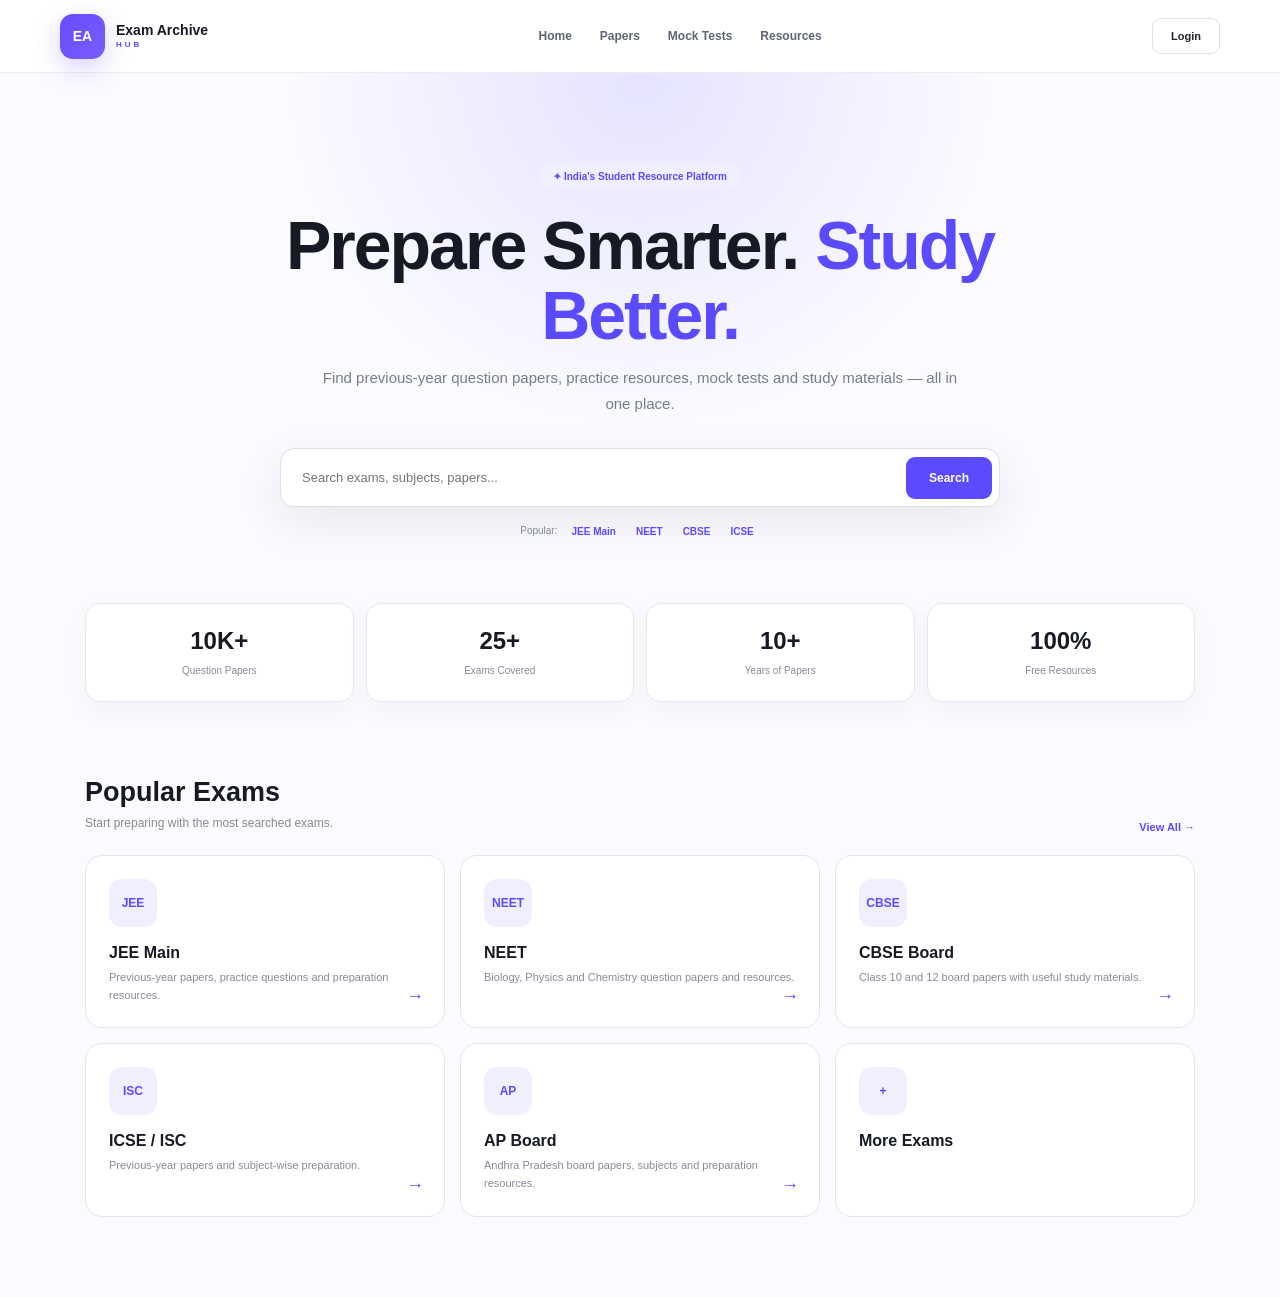
<file: index.html>
<!DOCTYPE html>
<html lang="en">

<head>
    <meta name="google-site-verification" content="b-Mt7wByHfL-9PL7nBBIQsdSTkQSHeLb0uR0fRbL0ZA" />
    <meta charset="UTF-8">

    <meta name="viewport"
          content="width=device-width, initial-scale=1.0">

    <meta name="description"
          content="Exam Archive Hub - Find previous year question papers, mock tests, study resources and exam preparation materials.">

    <title>Exam Archive Hub | Question Papers & Exam Preparation</title>

    <link rel="stylesheet" href="Style.css">

    <style>

        * {
            box-sizing: border-box;
        }

        html {
            scroll-behavior: smooth;
        }

        body {
            margin: 0;
            background: #fafaff;
            color: #171a25;
            font-family: Arial, Helvetica, sans-serif;
        }


        /* =========================
           NAVBAR
        ========================= */

        .navbar {
            position: sticky;
            top: 0;
            z-index: 1000;
            background: rgba(255,255,255,.96);
            backdrop-filter: blur(12px);
            border-bottom: 1px solid #ececf2;
        }

        .nav-container {
            max-width: 1200px;
            margin: auto;
            min-height: 72px;
            padding: 0 20px;

            display: flex;
            align-items: center;
            justify-content: space-between;
            gap: 25px;
        }

        .logo {
            text-decoration: none;
            display: flex;
            align-items: center;
            gap: 11px;
            color: #171a25;
        }

        .logo-icon {
            width: 45px;
            height: 45px;
            border-radius: 13px;

            display: flex;
            align-items: center;
            justify-content: center;

            background: linear-gradient(
                135deg,
                #654cff,
                #7b5cff
            );

            color: white;
            font-size: 14px;
            font-weight: 900;

            box-shadow:
                0 8px 25px rgba(91,75,255,.25);
        }

        .logo-name {
            display: block;
            font-size: 14px;
            font-weight: 800;
        }

        .logo-sub {
            display: block;
            color: #5b4bff;
            font-size: 8px;
            font-weight: 900;
            letter-spacing: 3px;
            margin-top: 2px;
        }

        .nav-links {
            display: flex;
            align-items: center;
            gap: 28px;
        }

        .nav-links a {
            text-decoration: none;
            color: #606572;
            font-size: 12px;
            font-weight: 600;
            transition: .2s;
        }

        .nav-links a:hover {
            color: #5b4bff;
        }

        .login-btn {
            border: 1px solid #dedfe7;
            background: white;
            color: #20232d;
            padding: 11px 18px;
            border-radius: 9px;
            font-size: 11px;
            font-weight: 700;
            cursor: pointer;
        }

        .login-btn:hover {
            border-color: #5b4bff;
            color: #5b4bff;
        }


        /* =========================
           HERO
        ========================= */

        .hero {
            position: relative;
            overflow: hidden;
            padding: 90px 20px 80px;
            text-align: center;

            background:
                radial-gradient(
                    circle at 50% 0%,
                    rgba(91,75,255,.13),
                    transparent 42%
                );
        }

        .hero-badge {
            display: inline-flex;
            align-items: center;
            gap: 7px;

            padding: 8px 13px;
            border-radius: 30px;

            background: #f0efff;
            color: #5b4bff;

            font-size: 10px;
            font-weight: 800;
        }

        .hero h1 {
            max-width: 850px;
            margin: 20px auto 15px;

            font-size: clamp(38px, 7vw, 68px);
            line-height: 1.03;
            letter-spacing: -2px;
        }

        .hero h1 span {
            color: #5b4bff;
        }

        .hero-description {
            max-width: 650px;
            margin: auto;

            color: #777d89;
            font-size: 15px;
            line-height: 1.7;
        }


        /* =========================
           HERO SEARCH
        ========================= */

        .hero-search {
            max-width: 720px;
            margin: 32px auto 0;

            display: flex;
            align-items: center;
            gap: 8px;

            padding: 7px;

            background: white;
            border: 1px solid #dedfe7;
            border-radius: 14px;

            box-shadow:
                0 15px 45px rgba(20,25,50,.08);
        }

        .hero-search input {
            flex: 1;
            min-width: 0;

            border: none;
            outline: none;

            padding: 14px;

            font-size: 13px;
            color: #252936;
        }

        .hero-search button {
            border: none;

            padding: 14px 23px;
            border-radius: 9px;

            background: #5b4bff;
            color: white;

            font-size: 12px;
            font-weight: 800;

            cursor: pointer;
        }

        .hero-search button:hover {
            opacity: .9;
        }


        /* =========================
           QUICK LINKS
        ========================= */

        .quick-links {
            margin-top: 18px;

            display: flex;
            justify-content: center;
            flex-wrap: wrap;
            gap: 8px;
        }

        .quick-links span {
            color: #858a96;
            font-size: 10px;
        }

        .quick-links button {
            border: none;
            background: transparent;
            color: #5b4bff;
            font-size: 10px;
            font-weight: 700;
            cursor: pointer;
        }


        /* =========================
           MAIN CONTAINER
        ========================= */

        .home-container {
            max-width: 1150px;
            margin: auto;
            padding: 0 20px 80px;
        }


        /* =========================
           STATS
        ========================= */

        .stats {
            display: grid;
            grid-template-columns: repeat(4, 1fr);
            gap: 12px;

            margin-top: -15px;
            position: relative;
            z-index: 2;
        }

        .stat-card {
            background: white;
            border: 1px solid #e7e7ed;
            border-radius: 15px;

            padding: 23px 18px;
            text-align: center;

            box-shadow:
                0 8px 25px rgba(20,25,50,.04);
        }

        .stat-card strong {
            display: block;
            color: #171a25;
            font-size: 24px;
            margin-bottom: 5px;
        }

        .stat-card span {
            color: #858a96;
            font-size: 10px;
        }


        /* =========================
           SECTION
        ========================= */

        .home-section {
            margin-top: 75px;
        }

        .section-heading {
            display: flex;
            align-items: end;
            justify-content: space-between;
            gap: 20px;

            margin-bottom: 22px;
        }

        .section-heading h2 {
            margin: 0;
            font-size: 27px;
        }

        .section-heading p {
            margin: 6px 0 0;
            color: #858a96;
            font-size: 12px;
        }

        .view-all {
            color: #5b4bff;
            text-decoration: none;
            font-size: 11px;
            font-weight: 800;
        }


        /* =========================
           EXAM CARDS
        ========================= */

        .exam-grid {
            display: grid;
            grid-template-columns: repeat(3, 1fr);
            gap: 15px;
        }

        .exam-card {
            position: relative;
            overflow: hidden;

            background: white;
            border: 1px solid #e5e6ec;
            border-radius: 17px;

            padding: 23px;

            cursor: pointer;
            transition: .25s;
        }

        .exam-card:hover {
            transform: translateY(-4px);

            box-shadow:
                0 15px 35px rgba(20,25,50,.08);
        }

        .exam-icon {
            width: 48px;
            height: 48px;
            border-radius: 13px;

            display: flex;
            align-items: center;
            justify-content: center;

            background: #f0efff;
            color: #5b4bff;

            font-size: 12px;
            font-weight: 900;

            margin-bottom: 17px;
        }

        .exam-card h3 {
            margin: 0 0 7px;
            font-size: 16px;
        }

        .exam-card p {
            margin: 0;
            color: #858a96;
            font-size: 11px;
            line-height: 1.6;
        }

        .exam-arrow {
            position: absolute;
            right: 20px;
            bottom: 20px;

            color: #5b4bff;
            font-size: 18px;
        }


        /* =========================
           FEATURES
        ========================= */

        .feature-grid {
            display: grid;
            grid-template-columns: repeat(3, 1fr);
            gap: 15px;
        }

        .feature-card {
            background: white;
            border: 1px solid #e5e6ec;
            border-radius: 16px;
            padding: 24px;
        }

        .feature-icon {
            font-size: 25px;
            margin-bottom: 15px;
        }

        .feature-card h3 {
            margin: 0 0 7px;
            font-size: 15px;
        }

        .feature-card p {
            margin: 0;
            color: #858a96;
            font-size: 11px;
            line-height: 1.7;
        }


        /* =========================
           CTA
        ========================= */

        .cta {
            margin-top: 75px;

            padding: 50px 25px;
            border-radius: 22px;

            text-align: center;

            background:
                linear-gradient(
                    135deg,
                    #17132e,
                    #30265e
                );

            color: white;
        }

        .cta h2 {
            margin: 0 0 10px;
            font-size: 30px;
        }

        .cta p {
            max-width: 550px;
            margin: 0 auto 25px;

            color: #c9c6d9;
            font-size: 12px;
            line-height: 1.7;
        }

        .cta button {
            border: none;
            background: white;
            color: #4032b9;

            padding: 13px 22px;
            border-radius: 9px;

            font-size: 11px;
            font-weight: 800;

            cursor: pointer;
        }


        /* =========================
           FOOTER
        ========================= */

        footer {
            background: #11121a;
            color: white;
            padding: 50px 20px 25px;
        }

        .footer-container {
            max-width: 1150px;
            margin: auto;
        }

        .footer-grid {
            display: grid;
            grid-template-columns: 2fr 1fr 1fr 1fr;
            gap: 40px;
        }

        .footer-brand p {
            max-width: 330px;
            color: #898c98;
            font-size: 11px;
            line-height: 1.7;
        }

        .footer-column h4 {
            margin: 0 0 15px;
            font-size: 12px;
        }

        .footer-column a {
            display: block;
            margin-bottom: 10px;

            color: #898c98;
            text-decoration: none;
            font-size: 10px;
        }

        .footer-column a:hover {
            color: white;
        }

        .footer-bottom {
            border-top: 1px solid #292b35;
            margin-top: 40px;
            padding-top: 20px;

            display: flex;
            justify-content: space-between;

            color: #70737e;
            font-size: 9px;
        }


        /* =========================
           MOBILE
        ========================= */

        @media(max-width: 800px) {

            .nav-links {
                display: none;
            }

            .stats {
                grid-template-columns: 1fr 1fr;
            }

            .exam-grid {
                grid-template-columns: 1fr 1fr;
            }

            .feature-grid {
                grid-template-columns: 1fr;
            }

            .footer-grid {
                grid-template-columns: 1fr 1fr;
            }

        }


        @media(max-width: 520px) {

            .hero {
                padding-top: 65px;
            }

            .hero h1 {
                letter-spacing: -1px;
            }

            .hero-search {
                flex-direction: column;
                align-items: stretch;
            }

            .hero-search button {
                width: 100%;
            }

            .stats {
                grid-template-columns: 1fr 1fr;
            }

            .exam-grid {
                grid-template-columns: 1fr;
            }

            .section-heading {
                align-items: flex-start;
                flex-direction: column;
            }

            .footer-grid {
                grid-template-columns: 1fr;
            }

            .footer-bottom {
                flex-direction: column;
                gap: 8px;
            }

        }

    </style>

</head>


<body>


<!-- =========================
     NAVBAR
========================= -->

<header class="navbar">

    <div class="nav-container">


        <a href="Index.html" class="logo">

            <div class="logo-icon">
                EA
            </div>

            <div>

                <span class="logo-name">
                    Exam Archive
                </span>

                <span class="logo-sub">
                    HUB
                </span>

            </div>

        </a>


        <nav class="nav-links">

            <a href="Index.html">
                Home
            </a>

            <a href="Papers.html">
                Papers
            </a>

            <a href="#">
                Mock Tests
            </a>

            <a href="#">
                Resources
            </a>

        </nav>


        <div>

            <button
                class="login-btn"
                onclick="loginComingSoon()">

                Login

            </button>

        </div>


    </div>

</header>



<!-- =========================
     HERO
========================= -->

<section class="hero">


    <div class="hero-badge">

        ✦ India's Student Resource Platform

    </div>


    <h1>

        Prepare Smarter.
        <span>Study Better.</span>

    </h1>


    <p class="hero-description">

        Find previous-year question papers,
        practice resources, mock tests and
        study materials — all in one place.

    </p>



    <div class="hero-search">

        <input
            type="text"
            id="homeSearch"
            placeholder="Search exams, subjects, papers..."
            onkeydown="searchOnEnter(event)"
        >


        <button onclick="searchPapers()">

            Search

        </button>

    </div>



    <div class="quick-links">

        <span>Popular:</span>

        <button onclick="quickSearch('JEE Main')">
            JEE Main
        </button>

        <button onclick="quickSearch('NEET')">
            NEET
        </button>

        <button onclick="quickSearch('CBSE')">
            CBSE
        </button>

        <button onclick="quickSearch('ICSE')">
            ICSE
        </button>

    </div>


</section>



<!-- =========================
     MAIN
========================= -->

<main class="home-container">


    <!-- STATS -->

    <section class="stats">


        <div class="stat-card">

            <strong>10K+</strong>

            <span>
                Question Papers
            </span>

        </div>


        <div class="stat-card">

            <strong>25+</strong>

            <span>
                Exams Covered
            </span>

        </div>


        <div class="stat-card">

            <strong>10+</strong>

            <span>
                Years of Papers
            </span>

        </div>


        <div class="stat-card">

            <strong>100%</strong>

            <span>
                Free Resources
            </span>

        </div>


    </section>



    <!-- POPULAR EXAMS -->

    <section class="home-section">


        <div class="section-heading">

            <div>

                <h2>
                    Popular Exams
                </h2>

                <p>
                    Start preparing with the most searched exams.
                </p>

            </div>


            <a
                href="Papers.html"
                class="view-all">

                View All →

            </a>

        </div>



        <div class="exam-grid">


            <div
                class="exam-card"
                onclick="openExam('JEE Main')">

                <div class="exam-icon">
                    JEE
                </div>

                <h3>
                    JEE Main
                </h3>

                <p>
                    Previous-year papers,
                    practice questions and
                    preparation resources.
                </p>

                <div class="exam-arrow">
                    →
                </div>

            </div>



            <div
                class="exam-card"
                onclick="openExam('NEET')">

                <div class="exam-icon">
                    NEET
                </div>

                <h3>
                    NEET
                </h3>

                <p>
                    Biology, Physics and Chemistry
                    question papers and resources.
                </p>

                <div class="exam-arrow">
                    →
                </div>

            </div>



            <div
                class="exam-card"
                onclick="openExam('CBSE')">

                <div class="exam-icon">
                    CBSE
                </div>

                <h3>
                    CBSE Board
                </h3>

                <p>
                    Class 10 and 12 board papers
                    with useful study materials.
                </p>

                <div class="exam-arrow">
                    →
                </div>

            </div>



            <div
                class="exam-card"
                onclick="openExam('ICSE')">

                <div class="exam-icon">
                    ISC
                </div>

                <h3>
                    ICSE / ISC
                </h3>

                <p>
                    Previous-year papers and
                    subject-wise preparation.
                </p>

                <div class="exam-arrow">
                    →
                </div>

            </div>



            <div
                class="exam-card"
                onclick="openExam('AP Board')">

                <div class="exam-icon">
                    AP
                </div>

                <h3>
                    AP Board
                </h3>

                <p>
                    Andhra Pradesh board papers,
                    subjects and preparation resources.
                </p>

                <div class="exam-arrow">
                    →
                </div>

            </div>



            <div
                class="exam-card"
                onclick="openPapers()">

                <div class="exam-icon">
                    +
                </div>

                <h3>
                    More Exams
                </h3>
</file>
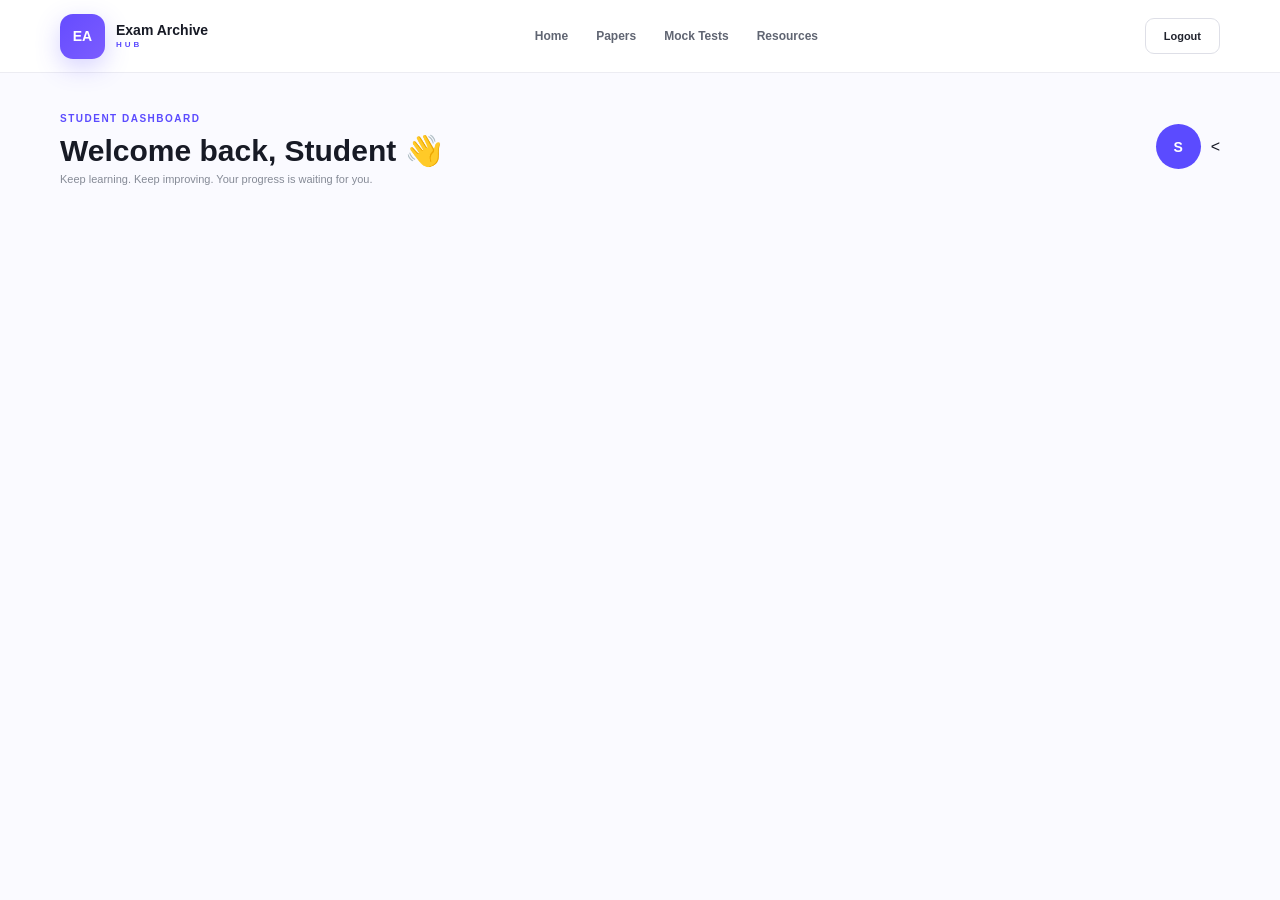
<file: Dashboard.html>
<!DOCTYPE html>
<html lang="en">

<head>

    <meta charset="UTF-8">

    <meta name="viewport"
          content="width=device-width, initial-scale=1.0">

    <meta name="description"
          content="Exam Archive Hub Student Dashboard">

    <title>Student Dashboard | Exam Archive Hub</title>

    <link rel="stylesheet" href="Style.css">

    <style>

        /* =========================
           DASHBOARD
        ========================= */

        .dashboard-page {
            max-width: 1200px;
            margin: auto;
            padding: 35px 20px 70px;
        }


        /* =========================
           WELCOME
        ========================= */

        .welcome {
            display: flex;
            justify-content: space-between;
            align-items: center;

            gap: 20px;

            margin-bottom: 28px;
        }

        .welcome-text span {
            color: #5b4bff;

            font-size: 10px;

            font-weight: 800;

            letter-spacing: 1.5px;
        }

        .welcome-text h1 {
            margin: 7px 0 5px;

            font-size: 30px;
        }

        .welcome-text p {
            margin: 0;

            color: #858a96;

            font-size: 11px;
        }


        /* =========================
           PROFILE
        ========================= */

        .profile-box {
            display: flex;

            align-items: center;

            gap: 10px;
        }

        .avatar {
            width: 45px;
            height: 45px;

            border-radius: 50%;

            display: flex;

            align-items: center;
            justify-content: center;

            background: #5b4bff;

            color: white;

            font-size: 14px;

            font-weight: 900;
        }

        .profile-box strong {
            display: block;

            font-size: 11px;
        }

        .profile-box span {
            display: block;

            margin-top: 3px;

            color: #858a96;

            font-size: 9px;
        }


        /* =========================
           STAT CARDS
        ========================= */

        .stats-grid {
            display: grid;

            grid-template-columns:
                repeat(4, 1fr);

            gap: 13px;

            margin-bottom: 28px;
        }

        .stat-card {
            background: white;

            border:
                1px solid #e5e6ec;

            border-radius: 15px;

            padding: 20px;

            transition: .2s;
        }

        .stat-card:hover {
            transform:
                translateY(-2px);

            box-shadow:
                0 10px 25px
                rgba(20,25,50,.06);
        }

        .stat-icon {
            font-size: 20px;

            margin-bottom: 13px;
        }

        .stat-card strong {
            display: block;

            font-size: 24px;
        }

        .stat-card span {
            display: block;

            margin-top: 4px;

            color: #858a96;

            font-size: 9px;
        }


        /* =========================
           MAIN GRID
        ========================= */

        .dashboard-grid {
            display: grid;

            grid-template-columns:
                1.7fr 1fr;

            gap: 18px;

            margin-bottom: 25px;
        }


        /* =========================
           DASHBOARD CARD
        ========================= */

        .dashboard-card {
            background: white;

            border:
                1px solid #e5e6ec;

            border-radius: 17px;

            padding: 22px;
        }

        .card-heading {
            display: flex;

            justify-content: space-between;

            align-items: center;

            margin-bottom: 20px;
        }

        .card-heading h2 {
            margin: 0;

            font-size: 17px;
        }

        .card-heading button {
            border: none;

            background: transparent;

            color: #5b4bff;

            font-size: 9px;

            font-weight: 800;
        }


        /* =========================
           PROGRESS
        ========================= */

        .subject {
            margin-bottom: 18px;
        }

        .subject:last-child {
            margin-bottom: 0;
        }

        .subject-top {
            display: flex;

            justify-content: space-between;

            margin-bottom: 7px;
        }

        .subject-top strong {
            font-size: 10px;
        }

        .subject-top span {
            color: #858a96;

            font-size: 9px;
        }

        .progress-bar {
            width: 100%;

            height: 7px;

            background: #eeeeF4;

            border-radius: 20px;

            overflow: hidden;
        }

        .progress-fill {
            height: 100%;

            width: 0;

            background:
                linear-gradient(
                    90deg,
                    #5b4bff,
                    #8a72ff
                );

            border-radius: 20px;

            transition:
                width 1s ease;
        }


        /* =========================
           QUICK ACTIONS
        ========================= */

        .quick-actions {
            display: grid;

            grid-template-columns:
                1fr 1fr;

            gap: 9px;
        }

        .action-btn {
            min-height: 85px;

            border:
                1px solid #e8e8ef;

            border-radius: 11px;

            background: #fafaff;

            padding: 13px;

            text-align: left;

            cursor: pointer;

            transition: .2s;
        }

        .action-btn:hover {
            border-color: #5b4bff;

            background: #f5f3ff;

            transform:
                translateY(-2px);
        }

        .action-btn div {
            font-size: 20px;

            margin-bottom: 8px;
        }

        .action-btn strong {
            display: block;

            font-size: 10px;
        }

        .action-btn span {
            display: block;

            margin-top: 3px;

            color: #858a96;

            font-size: 8px;
        }


        /* =========================
           RECENT PAPERS
        ========================= */

        .recent-list {
            display: flex;

            flex-direction: column;

            gap: 9px;
        }

        .recent-item {
            display: flex;

            align-items: center;

            justify-content: space-between;

            gap: 12px;

            padding: 13px;

            border:
                1px solid #eeeeF3;

            border-radius: 11px;
        }

        .recent-info {
            display: flex;

            align-items: center;

            gap: 10px;

            min-width: 0;
        }

        .recent-icon {
            width: 35px;
            height: 35px;

            flex-shrink: 0;

            border-radius: 9px;

            display: flex;

            align-items: center;
            justify-content: center;

            background: #f0efff;

            color: #5b4bff;

            font-size: 8px;

            font-weight: 900;
        }

        .recent-info strong {
            display: block;

            font-size: 10px;
        }

        .recent-info span {
            display: block;

            margin-top: 3px;

            color: #858a96;

            font-size: 8px;
        }

        .recent-item button {
            border: none;

            background: #f0efff;

            color: #5b4bff;

            padding: 7px 10px;

            border-radius: 7px;

            font-size: 8px;

            font-weight: 800;
        }


        /* =========================
           MOCK TEST
        ========================= */

        .mock-banner {
            background:
                linear-gradient(
                    135deg,
                    #5b4bff,
                    #7a5cff
                );

            color: white;

            border-radius: 17px;

            padding: 25px;

            display: flex;

            justify-content: space-between;

            align-items: center;

            gap: 20px;
        }

        .mock-banner h2 {
            margin: 0 0 7px;

            font-size: 20px;
        }

        .mock-banner p {
            margin: 0;

            font-size: 9px;

            opacity: .85;
        }

        .mock-banner button {
            border: none;

            background: white;

            color: #5b4bff;

            padding: 11px 16px;

            border-radius: 8px;

            font-size: 9px;

            font-weight: 900;

            white-space: nowrap;
        }


        /* =========================
           RESPONSIVE
        ========================= */

        @media(max-width: 850px) {

            .stats-grid {
                grid-template-columns:
                    1fr 1fr;
            }

            .dashboard-grid {
                grid-template-columns: 1fr;
            }

        }


        @media(max-width: 600px) {

            .dashboard-page {
                padding:
                    25px 14px 50px;
            }

            .welcome {
                align-items: flex-start;
            }

            .welcome-text h1 {
                font-size: 24px;
            }

            .profile-box {
                display: none;
            }

            .stats-grid {
                grid-template-columns:
                    1fr 1fr;
            }

            .stat-card {
                padding: 15px;
            }

            .stat-card strong {
                font-size: 20px;
            }

            .mock-banner {
                flex-direction: column;

                align-items: flex-start;
            }

            .mock-banner button {
                width: 100%;
            }

        }

    </style>

</head>


<body>


<!-- =========================
     NAVBAR
========================= -->

<header class="navbar">

    <div class="nav-container">


        <a href="Index.html"
           class="logo">

            <div class="logo-icon">
                EA
            </div>

            <div>

                <span class="logo-name">
                    Exam Archive
                </span>

                <span class="logo-sub">
                    HUB
                </span>

            </div>

        </a>


        <nav class="nav-links">

            <a href="Index.html">
                Home
            </a>

            <a href="Papers.html">
                Papers
            </a>

            <a href="#">
                Mock Tests
            </a>

            <a href="#">
                Resources
            </a>

        </nav>


        <div class="nav-actions">

            <button
                class="login-btn"
                onclick="logout()">

                Logout

            </button>

        </div>

    </div>

</header>



<!-- =========================
     DASHBOARD
========================= -->

<main class="dashboard-page">


    <!-- WELCOME -->

    <section class="welcome">


        <div class="welcome-text">

            <span>
                STUDENT DASHBOARD
            </span>

            <h1>
                Welcome back, Student 👋
            </h1>

            <p>
                Keep learning. Keep improving.
                Your progress is waiting for you.
            </p>

        </div>


        <div class="profile-box">

            <div class="avatar">
                S
            </div>

            <div>

                <
</file>
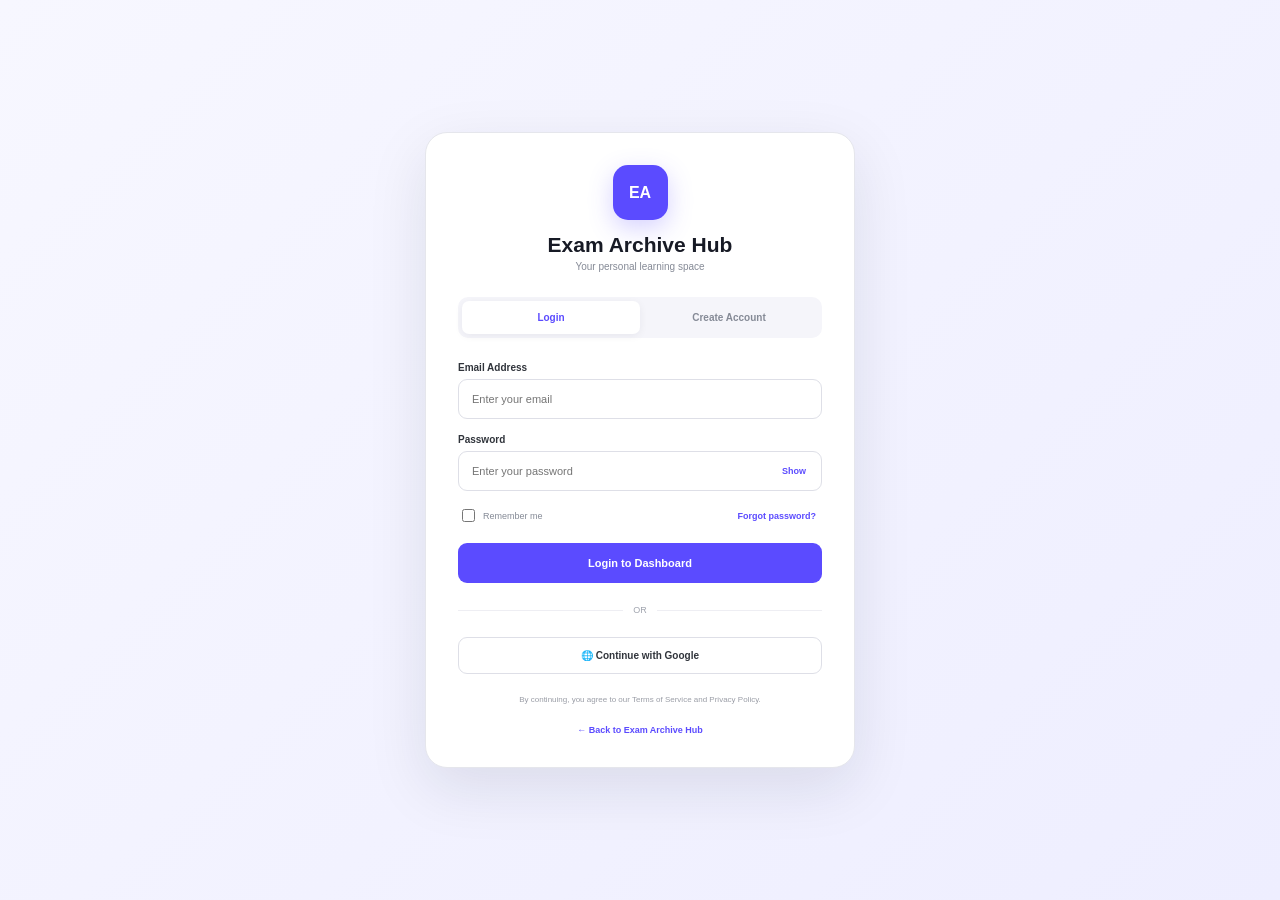
<file: Login.html>
<!DOCTYPE html>
<html lang="en">

<head>

    <meta charset="UTF-8">

    <meta name="viewport"
          content="width=device-width, initial-scale=1.0">

    <title>Login | Exam Archive Hub</title>

    <link rel="stylesheet" href="Style.css">

    <style>

        * {
            box-sizing: border-box;
        }

        body {
            margin: 0;
            min-height: 100vh;

            background:
                linear-gradient(
                    135deg,
                    #f7f7ff,
                    #eeeeff
                );

            font-family:
                Arial,
                sans-serif;
        }

        .auth-page {
            min-height: 100vh;

            display: flex;
            align-items: center;
            justify-content: center;

            padding: 25px;
        }

        .auth-container {
            width: 100%;
            max-width: 430px;

            background: white;

            border:
                1px solid #e5e6ec;

            border-radius: 22px;

            padding: 32px;

            box-shadow:
                0 20px 60px
                rgba(20,25,50,.10);
        }

        .auth-logo {
            text-align: center;

            margin-bottom: 25px;
        }

        .auth-logo-icon {
            width: 55px;
            height: 55px;

            margin: auto;

            border-radius: 15px;

            display: flex;
            align-items: center;
            justify-content: center;

            background: #5b4bff;

            color: white;

            font-weight: 900;
            font-size: 16px;

            box-shadow:
                0 8px 25px
                rgba(91,75,255,.25);
        }

        .auth-logo h1 {
            margin: 13px 0 4px;

            font-size: 21px;
        }

        .auth-logo p {
            margin: 0;

            color: #858a96;

            font-size: 10px;
        }

        .auth-tabs {
            display: grid;

            grid-template-columns: 1fr 1fr;

            background: #f5f5fa;

            padding: 4px;

            border-radius: 10px;

            margin-bottom: 24px;
        }

        .auth-tab {
            border: none;

            padding: 11px;

            border-radius: 7px;

            background: transparent;

            color: #858a96;

            font-size: 10px;

            font-weight: 800;

            cursor: pointer;
        }

        .auth-tab.active {
            background: white;

            color: #5b4bff;

            box-shadow:
                0 2px 8px
                rgba(20,25,50,.06);
        }

        .auth-form {
            display: none;
        }

        .auth-form.active {
            display: block;
        }

        .form-group {
            margin-bottom: 15px;
        }

        .form-group label {
            display: block;

            margin-bottom: 6px;

            color: #30343b;

            font-size: 10px;

            font-weight: 700;
        }

        .form-group input {
            width: 100%;

            padding: 13px;

            border:
                1px solid #dedfe7;

            border-radius: 9px;

            outline: none;

            font-size: 11px;

            transition: .2s;
        }

        .form-group input:focus {
            border-color: #5b4bff;

            box-shadow:
                0 0 0 3px
                rgba(91,75,255,.08);
        }

        .password-row {
            position: relative;
        }

        .password-row input {
            padding-right: 55px;
        }

        .show-password {
            position: absolute;

            right: 10px;
            top: 50%;

            transform:
                translateY(-50%);

            border: none;

            background: transparent;

            color: #5b4bff;

            font-size: 9px;

            font-weight: 800;

            cursor: pointer;
        }

        .form-options {
            display: flex;

            justify-content: space-between;

            align-items: center;

            margin-bottom: 18px;
        }

        .remember {
            display: flex;

            align-items: center;

            gap: 5px;

            color: #858a96;

            font-size: 9px;
        }

        .remember input {
            accent-color: #5b4bff;
        }

        .forgot {
            border: none;

            background: transparent;

            color: #5b4bff;

            font-size: 9px;

            font-weight: 700;
        }

        .auth-button {
            width: 100%;

            border: none;

            padding: 14px;

            border-radius: 9px;

            background: #5b4bff;

            color: white;

            font-size: 11px;

            font-weight: 900;

            cursor: pointer;

            transition: .2s;
        }

        .auth-button:hover {
            opacity: .9;

            transform:
                translateY(-1px);
        }

        .divider {
            display: flex;

            align-items: center;

            gap: 10px;

            margin: 22px 0;

            color: #a0a4ae;

            font-size: 9px;
        }

        .divider::before,
        .divider::after {
            content: "";

            flex: 1;

            height: 1px;

            background: #eeeeF3;
        }

        .google-button {
            width: 100%;

            border:
                1px solid #dedfe7;

            background: white;

            color: #30343b;

            padding: 12px;

            border-radius: 9px;

            font-size: 10px;

            font-weight: 700;

            cursor: pointer;
        }

        .terms {
            margin-top: 20px;

            color: #9a9da6;

            font-size: 8px;

            line-height: 1.6;

            text-align: center;
        }

        .back-home {
            display: block;

            margin-top: 18px;

            text-align: center;

            color: #5b4bff;

            font-size: 9px;

            font-weight: 800;

            text-decoration: none;
        }

        .message {
            display: none;

            padding: 10px;

            margin-bottom: 15px;

            border-radius: 8px;

            background: #f0efff;

            color: #5b4bff;

            font-size: 9px;

            text-align: center;
        }

        @media(max-width: 480px) {

            .auth-page {
                padding: 15px;
            }

            .auth-container {
                padding: 25px 20px;
            }

        }

    </style>

</head>


<body>


<main class="auth-page">


    <div class="auth-container">


        <!-- LOGO -->

        <div class="auth-logo">

            <div class="auth-logo-icon">
                EA
            </div>

            <h1>
                Exam Archive Hub
            </h1>

            <p>
                Your personal learning space
            </p>

        </div>


        <!-- TABS -->

        <div class="auth-tabs">

            <button
                class="auth-tab active"
                id="loginTab"
                onclick="showLogin()">

                Login

            </button>


            <button
                class="auth-tab"
                id="signupTab"
                onclick="showSignup()">

                Create Account

            </button>

        </div>


        <div
            class="message"
            id="message">
        </div>


        <!-- =========================
             LOGIN
        ========================= -->

        <form
            class="auth-form active"
            id="loginForm"
            onsubmit="login(event)">


            <div class="form-group">

                <label>
                    Email Address
                </label>

                <input
                    type="email"
                    id="loginEmail"
                    placeholder="Enter your email"
                    required>

            </div>


            <div class="form-group">

                <label>
                    Password
                </label>

                <div class="password-row">

                    <input
                        type="password"
                        id="loginPassword"
                        placeholder="Enter your password"
                        required>

                    <button
                        type="button"
                        class="show-password"
                        onclick="togglePassword('loginPassword')">

                        Show

                    </button>

                </div>

            </div>


            <div class="form-options">

                <label class="remember">

                    <input
                        type="checkbox">

                    Remember me

                </label>


                <button
                    type="button"
                    class="forgot"
                    onclick="forgotPassword()">

                    Forgot password?

                </button>

            </div>


            <button
                class="auth-button"
                type="submit">

                Login to Dashboard

            </button>


        </form>



        <!-- =========================
             SIGNUP
        ========================= -->

        <form
            class="auth-form"
            id="signupForm"
            onsubmit="signup(event)">


            <div class="form-group">

                <label>
                    Full Name
                </label>

                <input
                    type="text"
                    id="signupName"
                    placeholder="Enter your name"
                    required>

            </div>


            <div class="form-group">

                <label>
                    Email Address
                </label>

                <input
                    type="email"
                    id="signupEmail"
                    placeholder="Enter your email"
                    required>

            </div>


            <div class="form-group">

                <label>
                    Password
                </label>

                <div class="password-row">

                    <input
                        type="password"
                        id="signupPassword"
                        placeholder="Create a password"
                        minlength="6"
                        required>

                    <button
                        type="button"
                        class="show-password"
                        onclick="togglePassword('signupPassword')">

                        Show

                    </button>

                </div>

            </div>


            <div class="form-group">

                <label>
                    Confirm Password
                </label>

                <div class="password-row">

                    <input
                        type="password"
                        id="confirmPassword"
                        placeholder="Confirm your password"
                        minlength="6"
                        required>

                    <button
                        type="button"
                        class="show-password"
                        onclick="togglePassword('confirmPassword')">

                        Show

                    </button>

                </div>

            </div>


            <button
                class="auth-button"
                type="submit">

                Create Student Account

            </button>


        </form>


        <div class="divider">
            OR
        </div>


        <button
            class="google-button"
            onclick="googleLogin()">

            🌐 Continue with Google

        </button>


        <p class="terms">

            By continuing, you agree to our
            Terms of Service and Privacy Policy.

        </p>


        <a
            href="Index.html"
            class="back-home">

            ← Back to Exam Archive Hub

        </a>


    </div>


</main>



<script>


/* =========================
   SHOW LOGIN
========================= */

function showLogin() {

    document
        .getElementById("loginTab")
        .classList.add("active");

    document
        .getElementById("signupTab")
        .classList.remove("active");


    document
        .getElementById("loginForm")
        .classList.add("active");

    document
        .getElementById("signupForm")
        .classList.remove("active");


    hideMessage();

}



/* =========================
   SHOW SIGNUP
========================= */

function showSignup() {

    document
        .getElementById("signupTab")
        .classList.add("active");

    document
        .getElementById("loginTab")
        .classList.remove("active");


    document
        .getElementById("signupForm")
        .classList.add("active");

    document
        .getElementById("loginForm")
        .classList.remove("active");


    hideMessage();

}



/* =========================
   PASSWORD
========================= */

function togglePassword(id) {

    const input =
        document.getElementById(id);

    if (input.type === "password") {

        input.type = "
</file>
<file: Style.css>
/* =========================================================
   EXAM ARCHIVE HUB
   GLOBAL STYLE SHEET
   ========================================================= */


/* =========================
   RESET
========================= */

* {
    box-sizing: border-box;
}

html {
    scroll-behavior: smooth;
}

body {
    margin: 0;
    padding: 0;

    font-family:
        Arial,
        Helvetica,
        sans-serif;

    color: #171a25;
    background: #fafaff;
}

button,
input,
select,
textarea {
    font-family: inherit;
}

button {
    cursor: pointer;
}

a {
    color: inherit;
}


/* =========================
   NAVBAR
========================= */

.navbar {
    width: 100%;

    background: rgba(255, 255, 255, 0.97);

    border-bottom:
        1px solid #ececf2;

    position: sticky;
    top: 0;

    z-index: 1000;

    backdrop-filter: blur(12px);
}


.nav-container {
    max-width: 1200px;

    min-height: 72px;

    margin: auto;

    padding:
        0 20px;

    display: flex;

    align-items: center;

    justify-content: space-between;

    gap: 25px;
}


/* =========================
   LOGO
========================= */

.logo {
    display: flex;

    align-items: center;

    gap: 11px;

    text-decoration: none;

    color: #171a25;

    flex-shrink: 0;
}


.logo-icon {
    width: 45px;
    height: 45px;

    border-radius: 13px;

    display: flex;

    align-items: center;
    justify-content: center;

    background:
        linear-gradient(
            135deg,
            #654cff,
            #7b5cff
        );

    color: white;

    font-size: 14px;

    font-weight: 900;

    box-shadow:
        0 8px 25px
        rgba(91, 75, 255, .25);
}


.logo-name {
    display: block;

    font-size: 14px;

    font-weight: 800;

    line-height: 1.1;
}


.logo-sub {
    display: block;

    margin-top: 2px;

    color: #5b4bff;

    font-size: 8px;

    font-weight: 900;

    letter-spacing: 3px;
}


/* =========================
   NAVIGATION LINKS
========================= */

.nav-links {
    display: flex;

    align-items: center;

    gap: 28px;
}


.nav-links a {
    position: relative;

    text-decoration: none;

    color: #606572;

    font-size: 12px;

    font-weight: 600;

    transition:
        color .2s ease;
}


.nav-links a::after {
    content: "";

    position: absolute;

    left: 0;
    bottom: -8px;

    width: 0;
    height: 2px;

    background: #5b4bff;

    border-radius: 5px;

    transition:
        width .2s ease;
}


.nav-links a:hover {
    color: #5b4bff;
}


.nav-links a:hover::after {
    width: 100%;
}


/* =========================
   LOGIN
========================= */

.nav-actions {
    display: flex;

    align-items: center;

    gap: 8px;
}


.login-btn {
    border:
        1px solid #dedfe7;

    background: white;

    color: #20232d;

    padding:
        11px 18px;

    border-radius: 9px;

    font-size: 11px;

    font-weight: 700;

    transition: .2s;
}


.login-btn:hover {
    color: #5b4bff;

    border-color: #5b4bff;

    background: #f9f8ff;
}


/* =========================
   COMMON BUTTON
========================= */

.primary-btn {
    border: none;

    background: #5b4bff;

    color: white;

    padding:
        12px 18px;

    border-radius: 9px;

    font-size: 11px;

    font-weight: 800;

    transition:
        transform .2s,
        opacity .2s;
}


.primary-btn:hover {
    transform: translateY(-1px);

    opacity: .9;
}


.secondary-btn {
    border: none;

    background: #f0efff;

    color: #5b4bff;

    padding:
        12px 18px;

    border-radius: 9px;

    font-size: 11px;

    font-weight: 800;
}


/* =========================
   COMMON CONTAINER
========================= */

.container {
    width: 100%;

    max-width: 1150px;

    margin: auto;

    padding:
        0 20px;
}


/* =========================
   CARDS
========================= */

.card {
    background: white;

    border:
        1px solid #e5e6ec;

    border-radius: 16px;

    transition:
        transform .2s ease,
        box-shadow .2s ease;
}


.card:hover {
    transform:
        translateY(-2px);

    box-shadow:
        0 12px 30px
        rgba(20, 25, 50, .07);
}


/* =========================
   SECTION LABEL
========================= */

.section-label {
    color: #5b4bff;

    font-size: 10px;

    font-weight: 800;

    letter-spacing: 2px;
}


/* =========================
   SECTION HEADING
========================= */

.section-heading {
    margin-bottom: 22px;
}


.section-heading h2 {
    margin: 0;

    color: #171a25;

    font-size: 27px;
}


.section-heading p {
    margin:
        6px 0 0;

    color: #858a96;

    font-size: 12px;

    line-height: 1.6;
}


/* =========================
   FORMS
========================= */

input,
select,
textarea {
    outline: none;

    transition:
        border-color .2s,
        box-shadow .2s;
}


input:focus,
select:focus,
textarea:focus {
    border-color: #5b4bff !important;

    box-shadow:
        0 0 0 3px
        rgba(91, 75, 255, .08);
}


/* =========================
   SCROLLBAR
========================= */

::-webkit-scrollbar {
    width: 8px;
}


::-webkit-scrollbar-track {
    background: #f2f2f6;
}


::-webkit-scrollbar-thumb {
    background: #c7c5d8;

    border-radius: 20px;
}


::-webkit-scrollbar-thumb:hover {
    background: #5b4bff;
}


/* =========================
   SELECTION
========================= */

::selection {
    background: #5b4bff;

    color: white;
}


/* =========================
   FOOTER
========================= */

footer {
    width: 100%;
}


/* =========================
   UT
</file>
